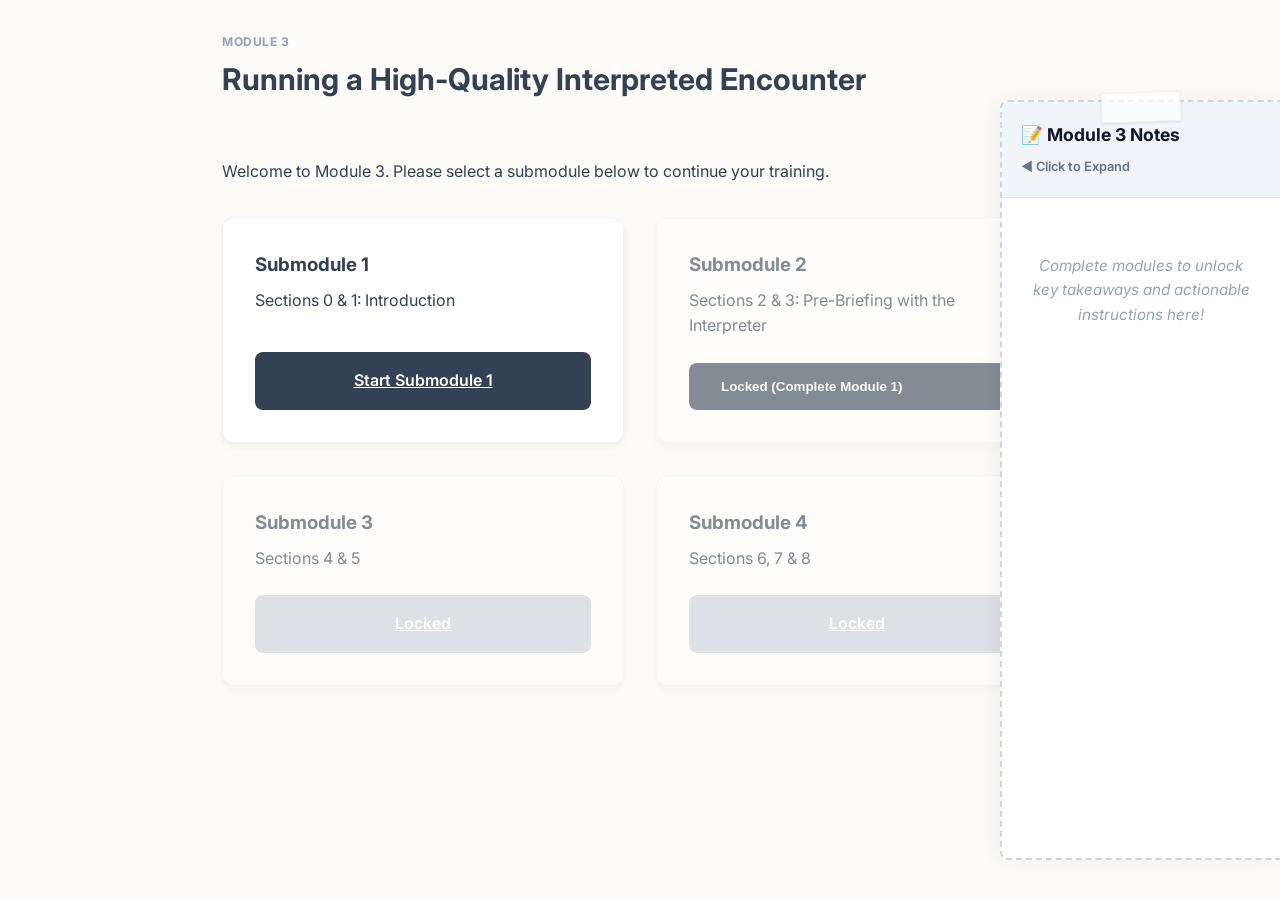
<file: index.html>
<!DOCTYPE html>
<html lang="en">

<head>
    <meta charset="UTF-8">
    <meta name="viewport" content="width=device-width, initial-scale=1.0">
    <title>Module 3: Interpreter Collaboration | Nursing Excellence</title>
    <link rel="stylesheet" href="style.css">
    <link rel="preconnect" href="https://fonts.googleapis.com">
    <link rel="preconnect" href="https://fonts.gstatic.com" crossorigin>
    <link href="https://fonts.googleapis.com/css2?family=Inter:wght@400;600;700;800&display=swap" rel="stylesheet">
    <style>
        .module-grid {
            display: grid;
            grid-template-columns: repeat(auto-fit, minmax(300px, 1fr));
            gap: 2rem;
            margin-top: 2rem;
        }

        .module-card {
            background-color: white;
            border-radius: 12px;
            padding: 2rem;
            box-shadow: 0 4px 6px rgba(0, 0, 0, 0.05);
            border: 1px solid rgba(0, 0, 0, 0.05);
            transition: transform 0.2s, box-shadow 0.2s;
            display: flex;
            flex-direction: column;
        }

        .module-card:hover {
            transform: translateY(-5px);
            box-shadow: 0 10px 15px rgba(0, 0, 0, 0.1);
        }

        .module-card h3 {
            margin-top: 0;
            color: var(--primary-color);
            margin-bottom: 0.5rem;
        }

        .module-card p {
            color: var(--secondary-color);
            margin-bottom: 1.5rem;
            flex-grow: 1;
        }

        .module-card .btn {
            width: 100%;
            text-align: center;
        }

        .module-disabled {
            opacity: 0.6;
            pointer-events: none;
        }
    </style>
</head>

<body>
    <div id="app">
        <header>
            <div>
                <span class="role-label" style="color: var(--accent-color)">Module 3</span>
                <h1>Running a High-Quality Interpreted Encounter</h1>
            </div>
        </header>

        <main>
            <p>Welcome to Module 3. Please select a submodule below to continue your training.</p>

            <div class="module-grid">
                <!-- Submodule 1 (Always unlocked by default) -->
                <div class="module-card" id="submodule1-card">
                    <h3>Submodule 1</h3>
                    <p>Sections 0 & 1: Introduction</p>
                    <div class="action-container">
                        <a href="submodule1.html" class="btn" style="display: block;">Start Submodule 1</a>
                    </div>
                </div>

                <!-- Submodule 2 -->
                <div class="module-card module-disabled" id="submodule2-card">
                    <h3>Submodule 2</h3>
                    <p>Sections 2 & 3: Pre-Briefing with the Interpreter</p>
                    <div class="action-container">
                        <button class="btn btn-outline" disabled>Locked (Complete Module 1)</button>
                    </div>
                </div>

                <!-- Submodule 3 -->
                <div class="module-card module-disabled" id="submodule3-card">
                    <h3>Submodule 3</h3>
                    <p>Sections 4 & 5</p>
                    <div class="action-container">
                        <a href="#" class="btn"
                            style="opacity: 0.5; background: #94a3b8; cursor: not-allowed; display: block;"
                            onclick="return false;">Locked</a>
                    </div>
                </div>

                <!-- Submodule 4 -->
                <div class="module-card module-disabled" id="submodule4-card">
                    <h3>Submodule 4</h3>
                    <p>Sections 6, 7 & 8</p>
                    <div class="action-container">
                        <a href="#" class="btn"
                            style="opacity: 0.5; background: #94a3b8; cursor: not-allowed; display: block;"
                            onclick="return false;">Locked</a>
                    </div>
                </div>
            </div>

            <!-- Global Notes Panel on Hub -->
            <div id="globalNotes" class="notes-panel collapsed"
                style="position: fixed; top: 100px; right: 0; width: 280px; bottom: 40px; background: white; border-left: 2px dashed #cbd5e1; border-top: 2px dashed #cbd5e1; border-bottom: 2px dashed #cbd5e1; border-radius: 8px 0 0 8px; transition: width 0.4s cubic-bezier(0.4, 0, 0.2, 1); display: flex; flex-direction: column; box-shadow: -4px 0 15px rgba(0,0,0,0.05); z-index: 100;">

                <!-- Fake tape -->
                <div
                    style="position: absolute; top: -10px; left: 50%; transform: translateX(-50%) rotate(-2deg); width: 80px; height: 30px; background: rgba(255, 255, 255, 0.7); border: 1px solid rgba(0,0,0,0.05); box-shadow: 0 1px 3px rgba(0,0,0,0.1); z-index: 10; font-size: 0; pointer-events: none;">
                    tape</div>

                <div
                    style="padding: 1.2rem; background: #f1f5f9; border-bottom: 1px solid #e2e8f0; font-weight: bold; display: flex; justify-content: space-between; align-items: center; flex-wrap: wrap; gap: 8px; border-radius: 8px 0 0 0; cursor: pointer;">
                    <span style="font-family: inherit; font-size: 1.1rem; color: #0f172a; white-space: nowrap;">📝
                        Module 3 Notes</span>
                    <span style="font-size: 0.8em; color: #64748b; font-weight: 600; white-space: nowrap;">◀ Click to
                        Expand</span>
                </div>

                <div
                    style="display: flex; flex: 1; overflow: hidden; padding: 1.5rem; gap: 1.5rem; overflow-x: visible;">

                    <!-- Empty State Placeholder -->
                    <div id="emptyNotesMessage"
                        style="color: #94a3b8; font-size: 0.95rem; text-align: center; margin-top: 2rem; width: 100%; font-style: italic; display: none;">
                        Complete modules to unlock key takeaways and actionable instructions here!
                    </div>

                    <!-- Green Content (Hidden until Submodule 1 complete) -->
                    <div class="green-content"
                        style="flex: 0 0 240px; opacity: 0; transition: opacity 0.3s; display: none; flex-direction: column; align-items: center; overflow-y: auto; overflow-x: visible; padding-right: 10px;">
                        <div
                            style="background: rgba(34, 197, 94, 0.1); color: #15803d; padding: 0.3rem 0.8rem; border-radius: 20px; font-weight: 700; font-size: 0.75rem; text-transform: uppercase; letter-spacing: 0.5px; margin-bottom: 1.5rem; border: 1px solid rgba(34, 197, 94, 0.3);">
                            Always Bear in Mind
                        </div>
                        <h4
                            style="color: #16a34a; margin-bottom: 2rem; font-size: 0.95rem; text-transform: uppercase; letter-spacing: 0.5px; border-bottom: 2px solid #16a34a; padding-bottom: 0.2rem;">
                            Communication Triangle</h4>

                        <div class="graphic-container"
                            style="position: relative; width: 100%; height: 260px; min-height: 260px; padding: 20px 0; margin-top: 10px; display: block; overflow: visible;">
                            <svg class="triangle-svg" viewBox="0 0 300 260"
                                style="position: absolute; top: 0; left: 0; transform: none; width: 100%; height: 100%; z-index: 1;">
                                <path d="M150 20 L255 230 L45 230 Z" fill="none" stroke="#16a34a" stroke-width="3"
                                    stroke-dasharray="6,4" />
                            </svg>

                            <div class="node-container rn-node"
                                style="position: absolute; top: -10px; left: 50%; transform: translateX(-50%); z-index: 2; text-align: center;">
                                <div class="node"
                                    style="width: 50px; height: 50px; background: white; border-radius: 50%; border: 2px solid #16a34a; display: flex; align-items: center; justify-content: center; overflow: hidden; cursor: pointer;">
                                    <img src="./assets/nurse.png" style="width: 100%; height: 100%; object-fit: cover;"
                                        alt="RN">
                                </div>
                                <div class="node-text"
                                    style="font-size: 0.85rem; margin-top: 6px; font-weight: 700; color: #16a34a;">RN
                                </div>
                            </div>

                            <div class="node-container int-node"
                                style="position: absolute; bottom: 0; right: 8px; z-index: 2; text-align: center;">
                                <div class="node"
                                    style="width: 50px; height: 50px; background: white; border-radius: 50%; border: 2px solid #16a34a; display: flex; align-items: center; justify-content: center; overflow: hidden; cursor: pointer;">
                                    <img src="./assets/interpreter.png"
                                        style="width: 100%; height: 100%; object-fit: cover;" alt="Interpreter">
                                </div>
                                <div class="node-text"
                                    style="font-size: 0.85rem; margin-top: 6px; font-weight: 700; color: #16a34a;">
                                    Interpreter</div>
                            </div>

                            <div class="node-container pat-node"
                                style="position: absolute; bottom: 0; left: 8px; z-index: 2; text-align: center;">
                                <div class="node"
                                    style="width: 50px; height: 50px; background: white; border-radius: 50%; border: 2px solid #16a34a; display: flex; align-items: center; justify-content: center; overflow: hidden; cursor: pointer;">
                                    <img src="./assets/patient.png"
                                        style="width: 100%; height: 100%; object-fit: cover;" alt="Patient">
                                </div>
                                <div class="node-text"
                                    style="font-size: 0.85rem; margin-top: 6px; font-weight: 700; color: #16a34a;">
                                    Patient</div>
                            </div>
                        </div>

                        <div style="margin-top: 1.5rem; width: 100%; text-align: left;">
                            <h5
                                style="color: #16a34a; margin-bottom: 0.5rem; font-size: 0.85rem; text-transform: uppercase; letter-spacing: 0.5px; border-bottom: 1px dotted #16a34a; padding-bottom: 0.2rem;">
                                Interpreting Methods</h5>
                            <ul
                                style="padding-left: 1.2rem; font-size: 0.85rem; line-height: 1.4; color: #166534; margin-top: 0.5rem;">
                                <li class="hover-note-line" style="margin-bottom: 0.4rem;">
                                    <span>Turn-taking with the interpreter</span>
                                    <button class="add-note-btn" title="Add note">+</button>
                                    <textarea class="inline-user-note hidden" id="userNoteGreen-1"
                                        placeholder="Add personal note..."></textarea>
                                </li>
                                <li class="hover-note-line" style="margin-bottom: 0.4rem;">
                                    <span>Looking at the patient</span>
                                    <button class="add-note-btn" title="Add note">+</button>
                                    <textarea class="inline-user-note hidden" id="userNoteGreen-2"
                                        placeholder="Add personal note..."></textarea>
                                </li>
                            </ul>
                        </div>
                    </div>

                    <!-- Blue Content (Hidden until Submodule 2: Step 2) -->
                    <div class="blue-content"
                        style="flex: 1; opacity: 0; transition: opacity 0.3s; color: #1e3a8a; display: none; flex-direction: column; justify-content: flex-start; border-left: 1px solid #dbeafe; padding-left: 1.5rem; min-width: 320px; overflow-y: auto; padding-right: 10px;">

                        <div
                            style="align-self: flex-start; background: rgba(30, 58, 138, 0.1); color: #1e40af; padding: 0.3rem 0.8rem; border-radius: 20px; font-weight: 700; font-size: 0.75rem; text-transform: uppercase; letter-spacing: 0.5px; margin-bottom: 1.5rem; border: 1px solid rgba(30, 58, 138, 0.3);">
                            Only Follow at Actions
                        </div>
                    <div id="note-sec1-step1" style="display: none; margin-bottom: 1.5rem; opacity: 0; transition: opacity 0.5s ease-in;">
                        <h4 style="color: #1e3a8a; margin-bottom: 1rem; font-size: 1.15rem; border-bottom: 2px solid #dbeafe; padding-bottom: 0.6rem;">
                            Planning a Session
                        </h4>
                        <div class="hover-note-line" style="margin-bottom: 0.2rem;">
                            <p style="color: #1e3a8a; font-size: 1rem; line-height: 1.5; font-weight: 500; margin: 0;">
                                A successful planning of an interpreted session should cover:
                            </p>
                            <button class="add-note-btn" title="Add note">+</button>
                            <textarea class="inline-user-note hidden" id="userNotePlan-1" placeholder="Add personal note..."></textarea>
                        </div>

                        <ul style="margin-top: 0.5rem; padding-left: 1.4rem; font-size: 0.95rem; line-height: 1.6; font-weight: 500; color: #1e3a8a;">
                            <li class="hover-note-line" style="margin-bottom: 0.4rem;">
                                <span><strong>Session Context:</strong> Reason for the visit and medical history.</span>
                                <button class="add-note-btn" title="Add note">+</button>
                                <textarea class="inline-user-note hidden" id="userNotePlan-2" placeholder="Add personal note..."></textarea>
                            </li>
                            <li class="hover-note-line" style="margin-bottom: 0.4rem;">
                                <span><strong>Logistics:</strong> Modality (in-person, video, phone) and room setup.</span>
                                <button class="add-note-btn" title="Add note">+</button>
                                <textarea class="inline-user-note hidden" id="userNotePlan-3" placeholder="Add personal note..."></textarea>
                            </li>
                            <li class="hover-note-line" style="margin-bottom: 0.4rem;">
                                <span><strong>Roles & Expectations:</strong> Clarifying how the encounter will be patterned.</span>
                                <button class="add-note-btn" title="Add note">+</button>
                                <textarea class="inline-user-note hidden" id="userNotePlan-4" placeholder="Add personal note..."></textarea>
                            </li>
                        </ul>
                    </div>

                    <div id="note-sec2-step3" style="display: none; opacity: 0; transition: opacity 0.5s ease-in;">


                        <h4
                            style="color: #1e3a8a; margin-bottom: 1rem; font-size: 1.15rem; border-bottom: 2px solid #dbeafe; padding-bottom: 0.6rem;">
                            Pre-briefing</h4>
                        <div class="hover-note-line" style="margin-bottom: 0.2rem;">
                            <p style="color: #1e3a8a; font-size: 1rem; line-height: 1.5; font-weight: 500; margin: 0;">
                                A successful pre-briefing with interpreters should cover:
                            </p>
                            <button class="add-note-btn" title="Add note">+</button>
                            <textarea class="inline-user-note hidden" id="userNote-1"
                                placeholder="Add personal note..."></textarea>
                        </div>

                        <ul
                            style="margin-top: 0.5rem; padding-left: 1.4rem; font-size: 0.95rem; line-height: 1.6; font-weight: 500; color: #1e3a8a;">
                            <li class="hover-note-line" style="margin-bottom: 0.4rem;">
                                <span><strong>Goal:</strong> The primary purpose of the interaction.</span>
                                <button class="add-note-btn" title="Add note">+</button>
                                <textarea class="inline-user-note hidden" id="userNote-2"
                                    placeholder="Add personal note..."></textarea>
                            </li>
                            <li class="hover-note-line" style="margin-bottom: 0.4rem;">
                                <span><strong>Jargon info:</strong> Expected medical terms to clarify.</span>
                                <button class="add-note-btn" title="Add note">+</button>
                                <textarea class="inline-user-note hidden" id="userNote-3"
                                    placeholder="Add personal note..."></textarea>
                            </li>
                            <li class="hover-note-line" style="margin-bottom: 0.4rem;">
                                <span><strong>Patient risk:</strong> Mental state and health literacy.</span>
                                <button class="add-note-btn" title="Add note">+</button>
                                <textarea class="inline-user-note hidden" id="userNote-4"
                                    placeholder="Add personal note..."></textarea>
                            </li>
                            <li class="hover-note-line" style="margin-bottom: 0.4rem;">
                                <span><strong>Culture question:</strong> Inviting interpreter insights on
                                    culture.</span>
                                <button class="add-note-btn" title="Add note">+</button>
                                <textarea class="inline-user-note hidden" id="userNote-5"
                                    placeholder="Add personal note..."></textarea>
                            </li>
                            <li class="hover-note-line" style="margin-bottom: 0.4rem;">
                                <span><strong>Turn-taking rule:</strong> Short, one-sentence pacing.</span>
                                <button class="add-note-btn" title="Add note">+</button>
                                <textarea class="inline-user-note hidden" id="userNote-6"
                                    placeholder="Add personal note..."></textarea>
                            </li>
                        </ul>

                                                </div>

                        <div
                            style="margin-top: 1.5rem; background: #eff6ff; padding: 1.2rem; border-radius: 8px; border: 1px solid #bfdbfe; position: relative;">
                            <span
                                style="position: absolute; top: -10px; left: 15px; background: #eff6ff; padding: 0 8px; font-size: 0.75rem; text-transform: uppercase; font-weight: 700; color: #1e3a8a; border: 1px solid #bfdbfe; border-radius: 10px;">AI
                                Personalized Feedback</span>
                            <p id="notesFeedback"
                                style="font-size: 0.95rem; color: #172554; margin: 0; font-style: italic;">
                                "Excellent identification of key terms! Keep in mind to also establish explicit
                                turn-taking rules upfront to ensure a smooth flow."
                            </p>
                        </div>

                        <div id="sec3PatientNotes"
                            style="display: none; margin-top: 1.5rem; opacity: 0; transition: opacity 0.5s ease-in;">
                            <h4
                                style="color: #1e3a8a; margin-bottom: 1rem; font-size: 1.15rem; border-bottom: 2px solid #dbeafe; padding-bottom: 0.6rem;">
                                Pre-briefing with the patient
                            </h4>
                            <div class="hover-note-line" style="margin-bottom: 0.2rem;">
                                <p
                                    style="color: #1e3a8a; font-size: 1rem; line-height: 1.5; font-weight: 500; margin: 0;">
                                    Good pre-briefing with the patient should FIRST confirm the interpretation method
                                    and
                                    devices usage:
                                </p>
                                <button class="add-note-btn" title="Add note">+</button>
                                <textarea class="inline-user-note hidden" id="userNotePat-1"
                                    placeholder="Add personal note..."></textarea>
                            </div>

                            <ul
                                style="margin-top: 0.5rem; padding-left: 1.4rem; font-size: 0.95rem; line-height: 1.6; font-weight: 500; color: #1e3a8a;">
                                <li class="hover-note-line" style="margin-bottom: 0.4rem;">
                                    <span><strong>Interpretation:</strong> Introduce names of the nurse and the
                                        interpreter.</span>
                                    <button class="add-note-btn" title="Add note">+</button>
                                    <textarea class="inline-user-note hidden" id="userNotePat-2"
                                        placeholder="Add personal note..."></textarea>
                                </li>
                                <li class="hover-note-line" style="margin-bottom: 0.4rem;">
                                    <span><strong>Turn-taking rules:</strong> Keep sentences short and pause for
                                        interpreting.</span>
                                    <button class="add-note-btn" title="Add note">+</button>
                                    <textarea class="inline-user-note hidden" id="userNotePat-3"
                                        placeholder="Add personal note..."></textarea>
                                </li>
                                <li class="hover-note-line" style="margin-bottom: 0.4rem;">
                                    <span><strong>Devices usage:</strong> Explain how to use the devices to listen and
                                        speak.</span>
                                    <button class="add-note-btn" title="Add note">+</button>
                                    <textarea class="inline-user-note hidden" id="userNotePat-4"
                                        placeholder="Add personal note..."></textarea>
                                </li>
                            </ul>

                            <div id="sec3PatientNotesSuggestion"
                                style="display: none; margin-top: 1.5rem; background: #eff6ff; padding: 1.2rem; border-radius: 8px; border: 1px solid #bfdbfe; position: relative;">
                                <span
                                    style="position: absolute; top: -10px; left: 15px; background: #eff6ff; padding: 0 8px; font-size: 0.75rem; text-transform: uppercase; font-weight: 700; color: #1e3a8a; border: 1px solid #bfdbfe; border-radius: 10px;">AI
                                    Personalized Feedback</span>
                                <p id="sec3PatientNotesFeedbackText"
                                    style="font-size: 0.95rem; color: #172554; margin: 0; font-style: italic;">
                                </p>
                            </div>
                        </div>
                    </div>
                </div>
            </div>
    </div>

    </main>
    </div>
    <script>
        // Check the local persistent state to see how far the user has unlocked the training
        document.addEventListener('DOMContentLoaded', () => {
            let progress = parseInt(localStorage.getItem('module3_unlockLevel') || '1');

            // Logic to unlock Submodule 2
            if (progress >= 2) {
                const card2 = document.getElementById('submodule2-card');
                card2.classList.remove('module-disabled');
                card2.querySelector('.action-container').innerHTML = '<a href="submodule2.html" class="btn" style="display: block;">Start Submodule 2</a>';
            }

            // Logic to unlock Submodule 3
            if (progress >= 3) {
                const card3 = document.getElementById('submodule3-card');
                card3.classList.remove('module-disabled');
                card3.querySelector('.action-container').innerHTML = '<a href="submodule3.html" class="btn" style="display: block;">Start Submodule 3</a>';
            }

            // Logic to unlock Submodule 4
            if (progress >= 4) {
                const card4 = document.getElementById('submodule4-card');
                card4.classList.remove('module-disabled');
                card4.querySelector('.action-container').innerHTML = '<a href="submodule4.html" class="btn" style="display: block;">Start Submodule 4</a>';
            }
        });
    </script>
    <script src="./shared.js"></script>
</body>

</html>
</file>
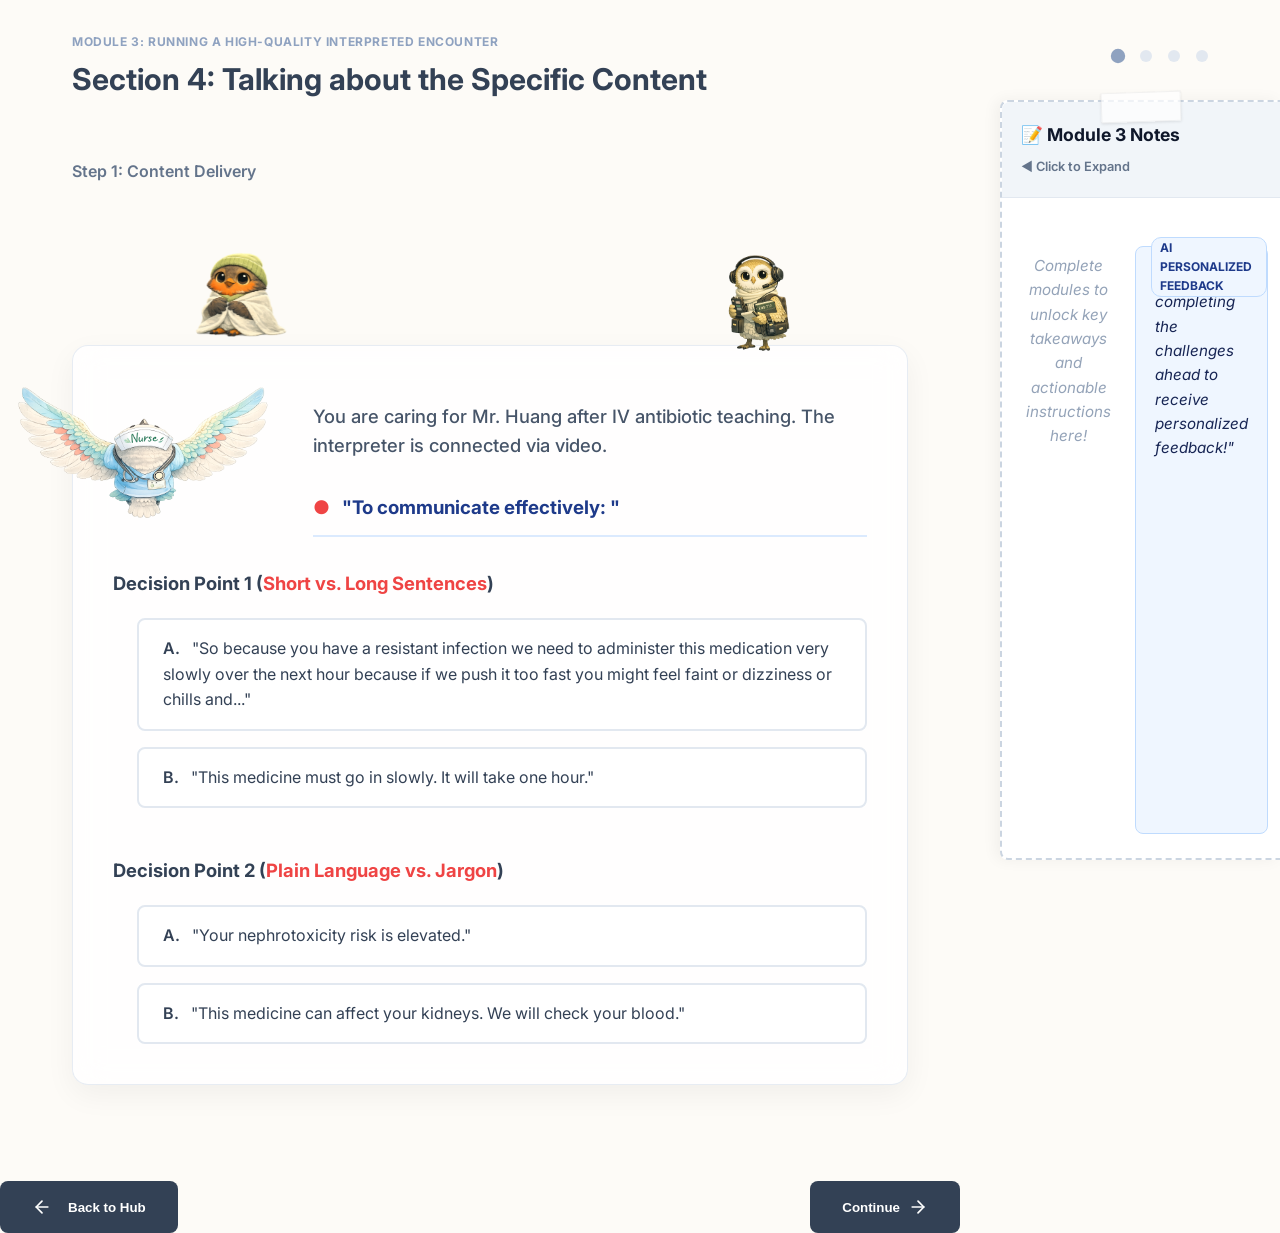
<file: submodule3.html>
<!DOCTYPE html>
<html lang="en">

<head>
    <meta charset="UTF-8">
    <meta name="viewport" content="width=device-width, initial-scale=1.0">
    <title>Section 4: Talking about the Specific Content | Module 3</title>
    <link rel="stylesheet" href="style.css">
    <link rel="preconnect" href="https://fonts.googleapis.com">
    <link rel="preconnect" href="https://fonts.gstatic.com" crossorigin>
    <link href="https://fonts.googleapis.com/css2?family=Inter:wght@400;600;700;800&display=swap" rel="stylesheet">
</head>

<body>
    <div id="app" style="max-width: 1200px;">
        <header>
            <div>
                <span class="role-label" style="color: var(--accent-color)">Module 3: Running a High-Quality Interpreted
                    Encounter</span>
                <h1 id="sectionTitle">Section 4: Talking about the Specific Content</h1>
            </div>
            <div class="step-indicator" id="stepIndicator">
                <div class="step-dot active"></div>
                <div class="step-dot"></div>
                <div class="step-dot"></div>
                <div class="step-dot"></div>
            </div>
        </header>

        <main id="mainContent" style="padding-right: 300px;">
            <!-- Content will be injected by main.js -->
        </main>

        <!-- Global Notes Panel -->
        <div id="globalNotes" class="notes-panel collapsed"
            style="position: fixed; top: 100px; right: 0; width: 280px; bottom: 40px; background: white; border-left: 2px dashed #cbd5e1; border-top: 2px dashed #cbd5e1; border-bottom: 2px dashed #cbd5e1; border-radius: 8px 0 0 8px; transition: width 0.4s cubic-bezier(0.4, 0, 0.2, 1); display: flex; flex-direction: column; box-shadow: -4px 0 15px rgba(0,0,0,0.05); z-index: 100;">

            <!-- Fake tape -->
            <div
                style="position: absolute; top: -10px; left: 50%; transform: translateX(-50%) rotate(-2deg); width: 80px; height: 30px; background: rgba(255, 255, 255, 0.7); border: 1px solid rgba(0,0,0,0.05); box-shadow: 0 1px 3px rgba(0,0,0,0.1); z-index: 10; font-size: 0; pointer-events: none;">
                tape</div>

            <div id="notesHeader"
                style="padding: 1.2rem; background: #f1f5f9; border-bottom: 1px solid #e2e8f0; font-weight: bold; display: flex; justify-content: space-between; align-items: center; flex-wrap: wrap; gap: 8px; border-radius: 8px 0 0 0; cursor: pointer;">
                <span style="font-family: inherit; font-size: 1.1rem; color: #0f172a; white-space: nowrap;">📝 Module 3
                    Notes</span>
                <span id="notesToggleIcon"
                    style="font-size: 0.8em; color: #64748b; font-weight: 600; white-space: nowrap;">◀ Click to
                    Expand</span>
            </div>

            <div style="display: flex; flex: 1; overflow: hidden; padding: 1.5rem; gap: 1.5rem; overflow-x: visible;">

                <!-- Empty State Placeholder -->
                <div id="emptyNotesMessage"
                    style="color: #94a3b8; font-size: 0.95rem; text-align: center; margin-top: 2rem; width: 100%; font-style: italic; display: none;">
                    Complete modules to unlock key takeaways and actionable instructions here!
                </div>

                <!-- Green Content (Always Visible) -->
                <div class="green-content"
                    style="flex: 0 0 240px; display: flex; flex-direction: column; align-items: center; overflow-y: auto; overflow-x: visible; padding-right: 10px;">
                    <div
                        style="background: rgba(34, 197, 94, 0.1); color: #15803d; padding: 0.3rem 0.8rem; border-radius: 20px; font-weight: 700; font-size: 0.75rem; text-transform: uppercase; letter-spacing: 0.5px; margin-bottom: 1.5rem; border: 1px solid rgba(34, 197, 94, 0.3);">
                        Always Bear in Mind
                    </div>
                    <h4
                        style="color: #16a34a; margin-bottom: 2rem; font-size: 0.95rem; text-transform: uppercase; letter-spacing: 0.5px; border-bottom: 2px solid #16a34a; padding-bottom: 0.2rem;">
                        Communication Triangle</h4>

                    <div class="graphic-container"
                        style="position: relative; width: 100%; height: 260px; min-height: 260px; padding: 20px 0; margin-top: 10px; display: block; overflow: visible;">
                        <svg class="triangle-svg" viewBox="0 0 300 260"
                            style="position: absolute; top: 0; left: 0; transform: none; width: 100%; height: 100%; z-index: 1;">
                            <path d="M150 20 L255 230 L45 230 Z" fill="none" stroke="#16a34a" stroke-width="3"
                                stroke-dasharray="6,4" />
                        </svg>

                        <div class="node-container rn-node"
                            style="position: absolute; top: -10px; left: 50%; transform: translateX(-50%); z-index: 2; text-align: center;">
                            <div class="node"
                                style="width: 50px; height: 50px; background: white; border-radius: 50%; border: 2px solid #16a34a; display: flex; align-items: center; justify-content: center; overflow: hidden;">
                                <img src="./assets/nurse.png" style="width: 100%; height: 100%; object-fit: cover;"
                                    alt="RN">
                            </div>
                            <div class="node-text"
                                style="font-size: 0.85rem; margin-top: 6px; font-weight: 700; color: #16a34a;">RN</div>
                        </div>

                        <div class="node-container int-node"
                            style="position: absolute; bottom: 0; right: 8px; z-index: 2; text-align: center;">
                            <div class="node"
                                style="width: 50px; height: 50px; background: white; border-radius: 50%; border: 2px solid #16a34a; display: flex; align-items: center; justify-content: center; overflow: hidden;">
                                <img src="./assets/interpreter.png"
                                    style="width: 100%; height: 100%; object-fit: cover;" alt="Interpreter">
                            </div>
                            <div class="node-text"
                                style="font-size: 0.85rem; margin-top: 6px; font-weight: 700; color: #16a34a;">
                                Interpreter</div>
                        </div>

                        <div class="node-container pat-node"
                            style="position: absolute; bottom: 0; left: 8px; z-index: 2; text-align: center;">
                            <div class="node"
                                style="width: 50px; height: 50px; background: white; border-radius: 50%; border: 2px solid #16a34a; display: flex; align-items: center; justify-content: center; overflow: hidden;">
                                <img src="./assets/patient.png" style="width: 100%; height: 100%; object-fit: cover;"
                                    alt="Patient">
                            </div>
                            <div class="node-text"
                                style="font-size: 0.85rem; margin-top: 6px; font-weight: 700; color: #16a34a;">Patient
                            </div>
                        </div>
                    </div>

                    <div style="margin-top: 1.5rem; width: 100%; text-align: left;">
                        <h5
                            style="color: #16a34a; margin-bottom: 0.5rem; font-size: 0.85rem; text-transform: uppercase; letter-spacing: 0.5px; border-bottom: 1px dotted #16a34a; padding-bottom: 0.2rem;">
                            Interpreting Methods</h5>
                        <ul
                            style="padding-left: 1.2rem; font-size: 0.85rem; line-height: 1.4; color: #166534; margin-top: 0.5rem;">
                            <li class="hover-note-line" style="margin-bottom: 0.4rem;">
                                <span>Turn-taking with the interpreter</span>
                                <button class="add-note-btn" title="Add note">+</button>
                                <textarea class="inline-user-note hidden" id="userNoteGreen-1"
                                    placeholder="Add personal note..."></textarea>
                            </li>
                            <li class="hover-note-line" style="margin-bottom: 0.4rem;">
                                <span>Looking at the patient</span>
                                <button class="add-note-btn" title="Add note">+</button>
                                <textarea class="inline-user-note hidden" id="userNoteGreen-2"
                                    placeholder="Add personal note..."></textarea>
                            </li>
                        </ul>
                    </div>
                </div>

                <!-- Blue Content (Hidden when collapsed) -->
                <div class="blue-content"
                    style="flex: 1; opacity: 0; transition: opacity 0.3s; color: #1e3a8a; display: flex; flex-direction: column; justify-content: flex-start; border-left: 1px solid #dbeafe; padding-left: 1.5rem; min-width: 320px; overflow-y: auto; padding-right: 10px;">

                    <div
                        style="align-self: flex-start; background: rgba(30, 58, 138, 0.1); color: #1e40af; padding: 0.3rem 0.8rem; border-radius: 20px; font-weight: 700; font-size: 0.75rem; text-transform: uppercase; letter-spacing: 0.5px; margin-bottom: 1.5rem; border: 1px solid rgba(30, 58, 138, 0.3);">
                        Only Follow at Actions
                    </div>

                    <h4
                        style="color: #1e3a8a; margin-bottom: 1rem; font-size: 1.15rem; border-bottom: 2px solid #dbeafe; padding-bottom: 0.6rem;">
                        Pre-briefing with interpreters</h4>
                    <div class="hover-note-line" style="margin-bottom: 0.2rem;">
                        <p style="color: #1e3a8a; font-size: 1rem; line-height: 1.5; font-weight: 500; margin: 0;">
                            A successful pre-briefing with interpreters should cover:
                        </p>
                        <button class="add-note-btn" title="Add note">+</button>
                        <textarea class="inline-user-note hidden" id="userNote-1"
                            placeholder="Add personal note..."></textarea>
                    </div>

                    <ul
                        style="margin-top: 0.5rem; padding-left: 1.4rem; font-size: 0.95rem; line-height: 1.6; font-weight: 500; color: #1e3a8a;">
                        <li class="hover-note-line" style="margin-bottom: 0.4rem;">
                            <span><strong>Goal:</strong> The primary purpose of the interaction.</span>
                            <button class="add-note-btn" title="Add note">+</button>
                            <textarea class="inline-user-note hidden" id="userNote-2"
                                placeholder="Add personal note..."></textarea>
                        </li>
                        <li class="hover-note-line" style="margin-bottom: 0.4rem;">
                            <span><strong>Jargon info:</strong> Expected medical terms to clarify.</span>
                            <button class="add-note-btn" title="Add note">+</button>
                            <textarea class="inline-user-note hidden" id="userNote-3"
                                placeholder="Add personal note..."></textarea>
                        </li>
                        <li class="hover-note-line" style="margin-bottom: 0.4rem;">
                            <span><strong>Patient risk:</strong> Mental state and health literacy.</span>
                            <button class="add-note-btn" title="Add note">+</button>
                            <textarea class="inline-user-note hidden" id="userNote-4"
                                placeholder="Add personal note..."></textarea>
                        </li>
                        <li class="hover-note-line" style="margin-bottom: 0.4rem;">
                            <span><strong>Culture question:</strong> Inviting interpreter insights on culture.</span>
                            <button class="add-note-btn" title="Add note">+</button>
                            <textarea class="inline-user-note hidden" id="userNote-5"
                                placeholder="Add personal note..."></textarea>
                        </li>
                        <li class="hover-note-line" style="margin-bottom: 0.4rem;">
                            <span><strong>Turn-taking rule:</strong> Short, one-sentence pacing.</span>
                            <button class="add-note-btn" title="Add note">+</button>
                            <textarea class="inline-user-note hidden" id="userNote-6"
                                placeholder="Add personal note..."></textarea>
                        </li>
                    </ul>

                </div>

                <div
                    style="margin-top: 1.5rem; background: #eff6ff; padding: 1.2rem; border-radius: 8px; border: 1px solid #bfdbfe; position: relative;">
                    <span
                        style="position: absolute; top: -10px; left: 15px; background: #eff6ff; padding: 0 8px; font-size: 0.75rem; text-transform: uppercase; font-weight: 700; color: #1e3a8a; border: 1px solid #bfdbfe; border-radius: 10px;">AI
                        Personalized Feedback</span>
                    <p id="notesFeedback" style="font-size: 0.95rem; color: #172554; margin: 0; font-style: italic;">
                        "Try completing the challenges ahead to receive personalized feedback!"
                    </p>
                </div>

                <div id="sec3PatientNotes"
                    style="display: none; margin-top: 1.5rem; opacity: 0; transition: opacity 0.5s ease-in;">
                    <h4
                        style="color: #1e3a8a; margin-bottom: 1rem; font-size: 1.15rem; border-bottom: 2px solid #dbeafe; padding-bottom: 0.6rem;">
                        Pre-briefing with the patient
                    </h4>
                    <div class="hover-note-line" style="margin-bottom: 0.2rem;">
                        <p style="color: #1e3a8a; font-size: 1rem; line-height: 1.5; font-weight: 500; margin: 0;">
                            Good pre-briefing with the patient should FIRST confirm the interpretation method and
                            devices usage:
                        </p>
                        <button class="add-note-btn" title="Add note">+</button>
                        <textarea class="inline-user-note hidden" id="userNotePat-1"
                            placeholder="Add personal note..."></textarea>
                    </div>

                    <ul
                        style="margin-top: 0.5rem; padding-left: 1.4rem; font-size: 0.95rem; line-height: 1.6; font-weight: 500; color: #1e3a8a;">
                        <li class="hover-note-line" style="margin-bottom: 0.4rem;">
                            <span><strong>Interpretation:</strong> Introduce names of the nurse and the
                                interpreter.</span>
                            <button class="add-note-btn" title="Add note">+</button>
                            <textarea class="inline-user-note hidden" id="userNotePat-2"
                                placeholder="Add personal note..."></textarea>
                        </li>
                        <li class="hover-note-line" style="margin-bottom: 0.4rem;">
                            <span><strong>Turn-taking rules:</strong> Keep sentences short and pause for
                                interpreting.</span>
                            <button class="add-note-btn" title="Add note">+</button>
                            <textarea class="inline-user-note hidden" id="userNotePat-3"
                                placeholder="Add personal note..."></textarea>
                        </li>
                        <li class="hover-note-line" style="margin-bottom: 0.4rem;">
                            <span><strong>Devices usage:</strong> Explain how to use the devices to listen and
                                speak.</span>
                            <button class="add-note-btn" title="Add note">+</button>
                            <textarea class="inline-user-note hidden" id="userNotePat-4"
                                placeholder="Add personal note..."></textarea>
                        </li>
                    </ul>
                    <div id="sec3PatientNotesSuggestion"
                        style="display: none; margin-top: 1.5rem; background: #eff6ff; padding: 1.2rem; border-radius: 8px; border: 1px solid #bfdbfe; position: relative;">
                        <span
                            style="position: absolute; top: -10px; left: 15px; background: #eff6ff; padding: 0 8px; font-size: 0.75rem; text-transform: uppercase; font-weight: 700; color: #1e3a8a; border: 1px solid #bfdbfe; border-radius: 10px;">AI
                            Personalized Feedback</span>
                        <p id="sec3PatientNotesFeedbackText"
                            style="font-size: 0.95rem; color: #172554; margin: 0; font-style: italic;">
                        </p>
                    </div>
                </div>
            </div>

        </div>
    </div>

    <footer
        style="margin-top: auto; padding-top: 2rem; display: flex; justify-content: space-between; padding-right: 320px;">
        <div id="navLeft"></div>
        <div id="navRight">
            <button class="btn" id="nextBtn">Continue <svg width="20" height="20" viewBox="0 0 24 24" fill="none"
                    stroke="currentColor" stroke-width="2" stroke-linecap="round" stroke-linejoin="round">
                    <line x1="5" y1="12" x2="19" y2="12"></line>
                    <polyline points="12 5 19 12 12 19"></polyline>
                </svg></button>
        </div>
    </footer>
    </div>
    <script src="./shared.js"></script>
    <script src="./submodule3.js"></script>
</body>

</html>
</file>
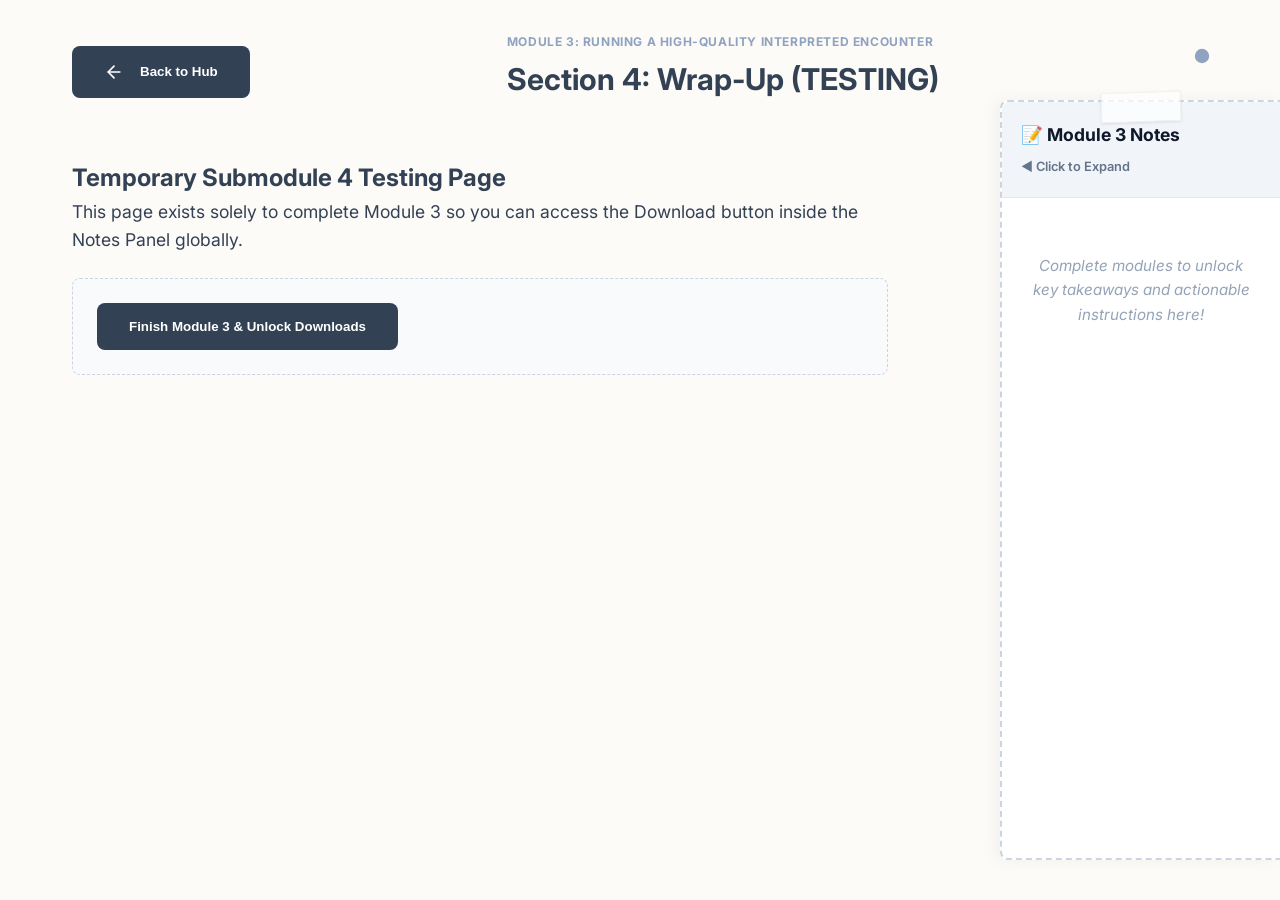
<file: submodule4.html>
<!DOCTYPE html>
<html lang="en">

<head>
    <meta charset="UTF-8">
    <meta name="viewport" content="width=device-width, initial-scale=1.0">
    <title>Section 4: Wrap-Up | Module 3</title>
    <link rel="stylesheet" href="style.css">
    <link rel="preconnect" href="https://fonts.googleapis.com">
    <link rel="preconnect" href="https://fonts.gstatic.com" crossorigin>
    <link href="https://fonts.googleapis.com/css2?family=Inter:wght@400;600;700;800&display=swap" rel="stylesheet">
    <style>
        .completion-banner {
            background: rgba(34, 197, 94, 0.1);
            border: 1px solid rgba(34, 197, 94, 0.3);
            border-radius: 12px;
            padding: 2rem;
            text-align: center;
            margin-top: 2rem;
            display: none;
        }
    </style>
</head>

<body>
    <div id="app" style="max-width: 1200px;">
        <header>
            <div id="navLeft"></div>
            <div>
                <span class="role-label" style="color: var(--accent-color)">Module 3: Running a High-Quality Interpreted
                    Encounter</span>
                <h1>Section 4: Wrap-Up (TESTING)</h1>
            </div>
            <div class="step-indicator" id="stepIndicator">
                <div class="step-dot active"></div>
            </div>
        </header>

        <main id="mainContent" style="padding-right: 320px;">
            <div class="card" style="margin-bottom: 2rem;">
                <h2 style="color: var(--primary-color); margin-top: 0;">Temporary Submodule 4 Testing Page</h2>
                <p style="font-size: 1.1rem; line-height: 1.6; color: var(--secondary-color);">
                    This page exists solely to complete Module 3 so you can access the Download button inside the Notes
                    Panel globally.
                </p>
                <div
                    style="background: #f8fafc; border: 1px dashed #cbd5e1; padding: 1.5rem; border-radius: 8px; margin-top: 1.5rem;">
                    <button class="btn" onclick="completeSubmodule4()">Finish Module 3 & Unlock Downloads</button>
                    <p id="successTxt" style="color: #16a34a; font-weight: bold; margin-top: 1rem; display: none;">
                        Module 3 Completed! Check the Notes Panel.</p>
                </div>
            </div>
        </main>

        <!-- Global Notes Panel (Hidden inherently until unlocked) -->
        <div id="globalNotes" class="notes-panel collapsed"
            style="position: fixed; top: 100px; right: 0; width: 280px; bottom: 40px; background: white; border-left: 2px dashed #cbd5e1; border-top: 2px dashed #cbd5e1; border-bottom: 2px dashed #cbd5e1; border-radius: 8px 0 0 8px; transition: width 0.4s cubic-bezier(0.4, 0, 0.2, 1); display: flex; flex-direction: column; box-shadow: -4px 0 15px rgba(0,0,0,0.05); z-index: 100;">

            <!-- Fake tape -->
            <div
                style="position: absolute; top: -10px; left: 50%; transform: translateX(-50%) rotate(-2deg); width: 80px; height: 30px; background: rgba(255, 255, 255, 0.7); border: 1px solid rgba(0,0,0,0.05); box-shadow: 0 1px 3px rgba(0,0,0,0.1); z-index: 10; font-size: 0; pointer-events: none;">
                tape</div>

            <div id="notesHeader"
                style="padding: 1.2rem; background: #f1f5f9; border-bottom: 1px solid #e2e8f0; font-weight: bold; display: flex; justify-content: space-between; align-items: center; flex-wrap: wrap; gap: 8px; border-radius: 8px 0 0 0; cursor: pointer;">
                <span style="font-family: inherit; font-size: 1.1rem; color: #0f172a; white-space: nowrap;">📝 Module 3
                    Notes</span>
                <span id="notesToggleIcon"
                    style="font-size: 0.8em; color: #64748b; font-weight: 600; white-space: nowrap;">◀ Click to
                    Expand</span>
            </div>

            <div class="notes-content"
                style="display: flex; flex: 1; overflow: hidden; padding: 1.5rem; gap: 1.5rem; overflow-x: visible;">

                <!-- Empty State Placeholder -->
                <div id="emptyNotesMessage"
                    style="color: #94a3b8; font-size: 0.95rem; text-align: center; margin-top: 2rem; width: 100%; font-style: italic; display: none;">
                    Complete modules to unlock key takeaways and actionable instructions here!
                </div>

                <!-- Green Content -->
                <div class="green-content"
                    style="flex: 0 0 240px; display: none; flex-direction: column; align-items: center; overflow-y: auto; overflow-x: visible; padding-right: 10px;">
                    <div
                        style="background: rgba(34, 197, 94, 0.1); color: #15803d; padding: 0.3rem 0.8rem; border-radius: 20px; font-weight: 700; font-size: 0.75rem; text-transform: uppercase; letter-spacing: 0.5px; margin-bottom: 1.5rem; border: 1px solid rgba(34, 197, 94, 0.3);">
                        Always Bear in Mind
                    </div>
                    <h4
                        style="color: #16a34a; margin-bottom: 2rem; font-size: 0.95rem; text-transform: uppercase; letter-spacing: 0.5px; border-bottom: 2px solid #16a34a; padding-bottom: 0.2rem;">
                        Communication Triangle</h4>

                    <div class="graphic-container"
                        style="position: relative; width: 100%; height: 260px; min-height: 260px; padding: 20px 0; margin-top: 10px; display: block; overflow: visible;">
                        <svg class="triangle-svg" viewBox="0 0 300 260"
                            style="position: absolute; top: 0; left: 0; transform: none; width: 100%; height: 100%; z-index: 1;">
                            <path d="M150 20 L255 230 L45 230 Z" fill="none" stroke="#16a34a" stroke-width="3"
                                stroke-dasharray="6,4" />
                        </svg>

                        <div class="node-container rn-node"
                            style="position: absolute; top: -10px; left: 50%; transform: translateX(-50%); z-index: 2; text-align: center;">
                            <div class="node"
                                style="width: 50px; height: 50px; background: white; border-radius: 50%; border: 2px solid #16a34a; display: flex; align-items: center; justify-content: center; overflow: hidden; cursor: pointer;">
                                <img src="./assets/nurse.png" style="width: 100%; height: 100%; object-fit: cover;"
                                    alt="RN">
                            </div>
                            <div class="node-text"
                                style="font-size: 0.85rem; margin-top: 6px; font-weight: 700; color: #16a34a;">RN</div>
                        </div>

                        <div class="node-container int-node"
                            style="position: absolute; bottom: 0; right: 8px; z-index: 2; text-align: center;">
                            <div class="node"
                                style="width: 50px; height: 50px; background: white; border-radius: 50%; border: 2px solid #16a34a; display: flex; align-items: center; justify-content: center; overflow: hidden; cursor: pointer;">
                                <img src="./assets/interpreter.png"
                                    style="width: 100%; height: 100%; object-fit: cover;" alt="Interpreter">
                            </div>
                            <div class="node-text"
                                style="font-size: 0.85rem; margin-top: 6px; font-weight: 700; color: #16a34a;">
                                Interpreter</div>
                        </div>

                        <div class="node-container pat-node"
                            style="position: absolute; bottom: 0; left: 8px; z-index: 2; text-align: center;">
                            <div class="node"
                                style="width: 50px; height: 50px; background: white; border-radius: 50%; border: 2px solid #16a34a; display: flex; align-items: center; justify-content: center; overflow: hidden; cursor: pointer;">
                                <img src="./assets/patient.png" style="width: 100%; height: 100%; object-fit: cover;"
                                    alt="Patient">
                            </div>
                            <div class="node-text"
                                style="font-size: 0.85rem; margin-top: 6px; font-weight: 700; color: #16a34a;">Patient
                            </div>
                        </div>
                    </div>

                    <div style="margin-top: 1.5rem; width: 100%; text-align: left;">
                        <h5
                            style="color: #16a34a; margin-bottom: 0.5rem; font-size: 0.85rem; text-transform: uppercase; letter-spacing: 0.5px; border-bottom: 1px dotted #16a34a; padding-bottom: 0.2rem;">
                            Interpreting Methods</h5>
                        <ul
                            style="padding-left: 1.2rem; font-size: 0.85rem; line-height: 1.4; color: #166534; margin-top: 0.5rem;">
                            <li class="hover-note-line" style="margin-bottom: 0.4rem;">
                                <span>Turn-taking with the interpreter</span>
                                <button class="add-note-btn" title="Add note">+</button>
                                <textarea class="inline-user-note hidden" id="userNoteGreen-1"
                                    placeholder="Add personal note..."></textarea>
                            </li>
                            <li class="hover-note-line" style="margin-bottom: 0.4rem;">
                                <span>Looking at the patient</span>
                                <button class="add-note-btn" title="Add note">+</button>
                                <textarea class="inline-user-note hidden" id="userNoteGreen-2"
                                    placeholder="Add personal note..."></textarea>
                            </li>
                        </ul>
                    </div>
                </div>

                <!-- Blue Content (Hidden when collapsed) -->
                <div class="blue-content"
                    style="flex: 1; opacity: 0; transition: opacity 0.3s; color: #1e3a8a; display: flex; flex-direction: column; justify-content: flex-start; border-left: 1px solid #dbeafe; padding-left: 1.5rem; min-width: 320px; overflow-y: auto; padding-right: 10px;">

                    <div
                        style="align-self: flex-start; background: rgba(30, 58, 138, 0.1); color: #1e40af; padding: 0.3rem 0.8rem; border-radius: 20px; font-weight: 700; font-size: 0.75rem; text-transform: uppercase; letter-spacing: 0.5px; margin-bottom: 1.5rem; border: 1px solid rgba(30, 58, 138, 0.3);">
                        Only Follow at Actions
                    </div>
                    <div id="note-sec1-step1" style="display: none; margin-bottom: 1.5rem; opacity: 0; transition: opacity 0.5s ease-in;">
                        <h4 style="color: #1e3a8a; margin-bottom: 1rem; font-size: 1.15rem; border-bottom: 2px solid #dbeafe; padding-bottom: 0.6rem;">
                            Planning a Session
                        </h4>
                        <div class="hover-note-line" style="margin-bottom: 0.2rem;">
                            <p style="color: #1e3a8a; font-size: 1rem; line-height: 1.5; font-weight: 500; margin: 0;">
                                A successful planning of an interpreted session should cover:
                            </p>
                            <button class="add-note-btn" title="Add note">+</button>
                            <textarea class="inline-user-note hidden" id="userNotePlan-1" placeholder="Add personal note..."></textarea>
                        </div>

                        <ul style="margin-top: 0.5rem; padding-left: 1.4rem; font-size: 0.95rem; line-height: 1.6; font-weight: 500; color: #1e3a8a;">
                            <li class="hover-note-line" style="margin-bottom: 0.4rem;">
                                <span><strong>Session Context:</strong> Reason for the visit and medical history.</span>
                                <button class="add-note-btn" title="Add note">+</button>
                                <textarea class="inline-user-note hidden" id="userNotePlan-2" placeholder="Add personal note..."></textarea>
                            </li>
                            <li class="hover-note-line" style="margin-bottom: 0.4rem;">
                                <span><strong>Logistics:</strong> Modality (in-person, video, phone) and room setup.</span>
                                <button class="add-note-btn" title="Add note">+</button>
                                <textarea class="inline-user-note hidden" id="userNotePlan-3" placeholder="Add personal note..."></textarea>
                            </li>
                            <li class="hover-note-line" style="margin-bottom: 0.4rem;">
                                <span><strong>Roles & Expectations:</strong> Clarifying how the encounter will be patterned.</span>
                                <button class="add-note-btn" title="Add note">+</button>
                                <textarea class="inline-user-note hidden" id="userNotePlan-4" placeholder="Add personal note..."></textarea>
                            </li>
                        </ul>
                    </div>

                    <div id="note-sec2-step3" style="display: none; opacity: 0; transition: opacity 0.5s ease-in;">


                    <h4
                        style="color: #1e3a8a; margin-bottom: 1rem; font-size: 1.15rem; border-bottom: 2px solid #dbeafe; padding-bottom: 0.6rem;">
                        Pre-briefing</h4>
                    <div class="hover-note-line" style="margin-bottom: 0.2rem;">
                        <p style="color: #1e3a8a; font-size: 1rem; line-height: 1.5; font-weight: 500; margin: 0;">
                            A successful pre-briefing with interpreters should cover:
                        </p>
                        <button class="add-note-btn" title="Add note">+</button>
                        <textarea class="inline-user-note hidden" id="userNote-1"
                            placeholder="Add personal note..."></textarea>
                    </div>

                    <ul
                        style="margin-top: 0.5rem; padding-left: 1.4rem; font-size: 0.95rem; line-height: 1.6; font-weight: 500; color: #1e3a8a;">
                        <li class="hover-note-line" style="margin-bottom: 0.4rem;">
                            <span><strong>Goal:</strong> The primary purpose of the interaction.</span>
                            <button class="add-note-btn" title="Add note">+</button>
                            <textarea class="inline-user-note hidden" id="userNote-2"
                                placeholder="Add personal note..."></textarea>
                        </li>
                        <li class="hover-note-line" style="margin-bottom: 0.4rem;">
                            <span><strong>Jargon info:</strong> Expected medical terms to clarify.</span>
                            <button class="add-note-btn" title="Add note">+</button>
                            <textarea class="inline-user-note hidden" id="userNote-3"
                                placeholder="Add personal note..."></textarea>
                        </li>
                        <li class="hover-note-line" style="margin-bottom: 0.4rem;">
                            <span><strong>Patient risk:</strong> Mental state and health literacy.</span>
                            <button class="add-note-btn" title="Add note">+</button>
                            <textarea class="inline-user-note hidden" id="userNote-4"
                                placeholder="Add personal note..."></textarea>
                        </li>
                        <li class="hover-note-line" style="margin-bottom: 0.4rem;">
                            <span><strong>Culture question:</strong> Inviting interpreter insights on culture.</span>
                            <button class="add-note-btn" title="Add note">+</button>
                            <textarea class="inline-user-note hidden" id="userNote-5"
                                placeholder="Add personal note..."></textarea>
                        </li>
                        <li class="hover-note-line" style="margin-bottom: 0.4rem;">
                            <span><strong>Turn-taking rule:</strong> Short, one-sentence pacing.</span>
                            <button class="add-note-btn" title="Add note">+</button>
                            <textarea class="inline-user-note hidden" id="userNote-6"
                                placeholder="Add personal note..."></textarea>
                        </li>
                    </ul>

                                            </div>

                        <div
                        style="margin-top: 1.5rem; background: #eff6ff; padding: 1.2rem; border-radius: 8px; border: 1px solid #bfdbfe; position: relative;">
                        <span
                            style="position: absolute; top: -10px; left: 15px; background: #eff6ff; padding: 0 8px; font-size: 0.75rem; text-transform: uppercase; font-weight: 700; color: #1e3a8a; border: 1px solid #bfdbfe; border-radius: 10px;">AI
                            Personalized Feedback</span>
                        <p id="notesFeedback"
                            style="font-size: 0.95rem; color: #172554; margin: 0; font-style: italic;">
                            "Excellent identification of key terms! Keep in mind to also establish explicit
                            turn-taking rules upfront to ensure a smooth flow."
                        </p>
                    </div>

                    <div id="sec3PatientNotes"
                        style="display: none; margin-top: 1.5rem; opacity: 0; transition: opacity 0.5s ease-in;">
                        <h4
                            style="color: #1e3a8a; margin-bottom: 1rem; font-size: 1.15rem; border-bottom: 2px solid #dbeafe; padding-bottom: 0.6rem;">
                            Pre-briefing with the patient
                        </h4>
                        <div class="hover-note-line" style="margin-bottom: 0.2rem;">
                            <p style="color: #1e3a8a; font-size: 1rem; line-height: 1.5; font-weight: 500; margin: 0;">
                                Good pre-briefing with the patient should FIRST confirm the interpretation method and
                                devices usage:
                            </p>
                            <button class="add-note-btn" title="Add note">+</button>
                            <textarea class="inline-user-note hidden" id="userNotePat-1"
                                placeholder="Add personal note..."></textarea>
                        </div>

                        <ul
                            style="margin-top: 0.5rem; padding-left: 1.4rem; font-size: 0.95rem; line-height: 1.6; font-weight: 500; color: #1e3a8a;">
                            <li class="hover-note-line" style="margin-bottom: 0.4rem;">
                                <span><strong>Interpretation:</strong> Introduce names of the nurse and the
                                    interpreter.</span>
                                <button class="add-note-btn" title="Add note">+</button>
                                <textarea class="inline-user-note hidden" id="userNotePat-2"
                                    placeholder="Add personal note..."></textarea>
                            </li>
                            <li class="hover-note-line" style="margin-bottom: 0.4rem;">
                                <span><strong>Turn-taking rules:</strong> Keep sentences short and pause for
                                    interpreting.</span>
                                <button class="add-note-btn" title="Add note">+</button>
                                <textarea class="inline-user-note hidden" id="userNotePat-3"
                                    placeholder="Add personal note..."></textarea>
                            </li>
                            <li class="hover-note-line" style="margin-bottom: 0.4rem;">
                                <span><strong>Devices usage:</strong> Explain how to use the devices to listen and
                                    speak.</span>
                                <button class="add-note-btn" title="Add note">+</button>
                                <textarea class="inline-user-note hidden" id="userNotePat-4"
                                    placeholder="Add personal note..."></textarea>
                            </li>
                        </ul>
                        <div id="sec3PatientNotesSuggestion"
                            style="display: none; margin-top: 1.5rem; background: #eff6ff; padding: 1.2rem; border-radius: 8px; border: 1px solid #bfdbfe; position: relative;">
                            <span
                                style="position: absolute; top: -10px; left: 15px; background: #eff6ff; padding: 0 8px; font-size: 0.75rem; text-transform: uppercase; font-weight: 700; color: #1e3a8a; border: 1px solid #bfdbfe; border-radius: 10px;">AI
                                Personalized Feedback</span>
                            <p id="sec3PatientNotesFeedbackText"
                                style="font-size: 0.95rem; color: #172554; margin: 0; font-style: italic;">
                            </p>
                        </div>
                    </div>
                </div>
            </div>
        </div>

    </div>

    <!-- Tooltip Templates -->
    <div id="tooltip-rn" class="popup-tooltip">
        <strong>RN (You):</strong> Directs the flow safely.<br>
        • Speak directly to the patient<br>
        • Use short sentences<br>
        • Avoid jargon (e.g. "myocardial infarction")
    </div>

    <div id="tooltip-int" class="popup-tooltip">
        <strong>Interpreter:</strong> Translates precisely.<br>
        • Wait for cues to translate<br>
        • Maintain culture context<br>
        • Stay faithful to the original tone
    </div>

    <div id="tooltip-pat" class="popup-tooltip">
        <strong>Patient:</strong> Heart of the interaction.<br>
        • Look at the RN when answering<br>
        • Share full symptoms<br>
        • Ask questions via the interpreter
    </div>

    <script src="./shared.js"></script>
    <script src="./submodule4.js"></script>
</body>

</html>
</file>
<file: style.css>
:root {
  /* New Softer, Bird-Inspired Palette */
  --primary-bg: #fdfbf7;
  /* Warm white/cream */
  --secondary-bg: #ffffff;
  --text-main: #334155;
  --text-muted: #64748b;
  --border-color: #e2e8f0;

  --accent-color: #8FA2C0;
  /* Light Steel Blue (Nurse Owl) */
  --accent-soft: rgba(143, 162, 192, 0.15);

  --interpreter-color: #C1B08C;
  /* Warm Beige (Interpreter Owl) */
  --interpreter-soft: rgba(193, 176, 140, 0.15);

  --patient-color: #8F9779;
  /* Sage Green (Patient Robin Beanie) */
  --patient-soft: rgba(143, 151, 121, 0.15);

  --warning: #DEB887;
  /* Golden/Mustard Yellow */
  --success: #65a30d;
  --danger: #ef4444;

  --radius-lg: 16px;
  --radius-md: 8px;
  --blur: 16px;
}

* {
  box-sizing: border-box;
  margin: 0;
  padding: 0;
}

body {
  font-family: 'Inter', system-ui, -apple-system, sans-serif;
  background-color: var(--primary-bg);
  color: var(--text-main);
  line-height: 1.6;
  min-height: 100vh;
  display: flex;
  flex-direction: column;
  overflow-x: hidden;
  transition: background-color 0.5s ease;
}

#app {
  max-width: 900px;
  margin: 0 auto;
  padding: 2rem;
  width: 100%;
  flex: 1;
  display: flex;
  flex-direction: column;
}

/* Header & Progress */
header {
  margin-bottom: 3rem;
  display: flex;
  justify-content: space-between;
  align-items: center;
}

.step-indicator {
  display: flex;
  gap: 1rem;
  margin-bottom: 2rem;
}

.step-dot {
  width: 12px;
  height: 12px;
  border-radius: 50%;
  background: var(--border-color);
  transition: all 0.3s ease;
}

.step-dot.active {
  background: var(--accent-color);
  transform: scale(1.2);
}

.step-dot.completed {
  background: var(--success);
}

/* Common Layouts */
.glass-card {
  background: rgba(255, 255, 255, 0.8);
  backdrop-filter: blur(var(--blur));
  -webkit-backdrop-filter: blur(var(--blur));
  border: 1px solid rgba(226, 232, 240, 0.8);
  border-radius: var(--radius-lg);
  padding: 2rem;
  box-shadow: 0 10px 30px rgba(0, 0, 0, 0.05);
  margin-bottom: 2rem;
  transition: all 0.5s ease;
}

h1 {
  font-size: 1.875rem;
  font-weight: 700;
  margin-bottom: 0.5rem;
  color: var(--text-main);
}

.subtitle {
  color: var(--text-muted);
  font-size: 1rem;
  margin-bottom: 2rem;
  font-weight: 600;
}

/* Character Avatars */
.avatar {
  width: 100px;
  height: 100px;
  display: flex;
  align-items: center;
  justify-content: center;
  transition: transform 0.3s cubic-bezier(0.175, 0.885, 0.32, 1.275);
}

.avatar.rn {
  color: var(--accent-color);
}

.avatar.interpreter {
  color: var(--interpreter-color);
}

.avatar.patient {
  color: var(--patient-color);
}

.avatar.speaking {
  transform: scale(1.15);
}

.avatar.speaking .char-img {
  filter: drop-shadow(0 8px 15px rgba(0, 0, 0, 0.25));
}

/* Dialogue Entry */
.dialogue-container {
  display: flex;
  flex-direction: column;
  gap: 1.5rem;
  margin-bottom: 2rem;
}

.dialogue-row {
  display: flex;
  gap: 1rem;
  opacity: 0;
  transform: translateY(20px);
  animation: slideIn 0.5s forwards ease-out;
  align-items: flex-end;
}

.dialogue-row.interpreter-row {
  flex-direction: row-reverse;
}

.bubble {
  max-width: 80%;
  padding: 1rem 1.5rem;
  border-radius: var(--radius-lg);
  position: relative;
  background: var(--secondary-bg);
  border: 1px solid var(--border-color);
  box-shadow: 0 4px 6px rgba(0, 0, 0, 0.02);
}

@keyframes slideIn {
  to {
    opacity: 1;
    transform: translateY(0);
  }
}

.bubble.rn {
  border-bottom-left-radius: 4px;
  border-left: 4px solid var(--accent-color);
}

.bubble.interpreter {
  border-bottom-right-radius: 4px;
  border-right: 4px solid var(--interpreter-color);
  background: var(--interpreter-soft);
}

.role-label {
  font-size: 0.75rem;
  font-weight: 700;
  text-transform: uppercase;
  letter-spacing: 0.05em;
  margin-bottom: 0.25rem;
  display: block;
}

.role-label.rn {
  color: var(--accent-color);
}

.role-label.interpreter {
  color: var(--interpreter-color);
}

/* Hotspots & Popups */
.hotspot {
  cursor: pointer;
  background: var(--accent-soft);
  border-bottom: 2px dashed var(--accent-color);
  transition: all 0.2s;
  padding: 0 4px;
  border-radius: 4px;
  position: relative;
}

.hotspot:hover {
  background: var(--accent-color);
  color: white;
}

.popup-tooltip {
  position: absolute;
  z-index: 100;
  background: white;
  border-radius: var(--radius-md);
  padding: 1rem;
  box-shadow: 0 10px 25px rgba(0, 0, 0, 0.15);
  width: 250px;
  font-size: 0.9rem;
  line-height: 1.4;
  color: var(--text-main);
  opacity: 0;
  transform: translateY(10px);
  pointer-events: none;
  transition: all 0.3s cubic-bezier(0.175, 0.885, 0.32, 1.275);
  border-left: 4px solid var(--accent-color);
}

.popup-tooltip.active {
  opacity: 1;
  transform: translateY(0);
  pointer-events: auto;
}

/* Triangle Graphic */
.graphic-container {
  display: flex;
  justify-content: center;
  align-items: center;
  padding: 4rem 0;
  position: relative;
  min-height: 400px;
}

.triangle-svg {
  position: absolute;
  top: 50%;
  left: 50%;
  transform: translate(-50%, -50%);
  width: 300px;
  height: 260px;
  z-index: 1;
  pointer-events: none;
}

.node-container {
  position: absolute;
  z-index: 10;
  display: flex;
  flex-direction: column;
  align-items: center;
  gap: 0.5rem;
  cursor: help;
}

.node-container.rn-node {
  top: 10%;
  left: 50%;
  transform: translateX(-50%);
}

.node-container.int-node {
  bottom: 10%;
  right: 20%;
}

.node-container.pat-node {
  bottom: 10%;
  left: 20%;
}

.node {
  width: 150px;
  height: 150px;
  display: flex;
  align-items: center;
  justify-content: center;
  transition: all 0.3s ease;
}

.char-img {
  width: 100%;
  height: 100%;
  object-fit: contain;
  filter: drop-shadow(0 10px 15px rgba(0, 0, 0, 0.15));
}

.node-container:hover .node {
  transform: scale(1.1);
}

.node-text {
  font-weight: 700;
  color: var(--text-main);
  background: rgba(255, 255, 255, 0.8);
  padding: 2px 8px;
  border-radius: 4px;
}

/* Buttons */
.btn {
  background: var(--text-main);
  color: white;
  border: none;
  padding: 1rem 2rem;
  border-radius: var(--radius-md);
  font-weight: 600;
  cursor: pointer;
  transition: all 0.2s;
  display: inline-flex;
  align-items: center;
  gap: 0.5rem;
}

.btn:hover {
  transform: translateY(-2px);
  box-shadow: 0 4px 15px rgba(0, 0, 0, 0.15);
  background: #1e293b;
}

.btn-record {
  background: var(--danger);
}

.btn-record.recording {
  animation: pulse 1.5s infinite;
}

@keyframes pulse {
  0% {
    transform: scale(1);
    box-shadow: 0 0 0 0 rgba(239, 68, 68, 0.4);
  }

  70% {
    transform: scale(1.05);
    box-shadow: 0 0 0 15px rgba(239, 68, 68, 0);
  }

  100% {
    transform: scale(1);
    box-shadow: 0 0 0 0 rgba(239, 68, 68, 0);
  }
}

/* Results & Badges */
.badge-container {
  display: flex;
  flex-direction: column;
  align-items: center;
  margin-bottom: 2rem;
  padding: 2rem;
  background: linear-gradient(135deg, rgba(255, 255, 255, 1) 0%, rgba(243, 244, 246, 1) 100%);
  border-radius: var(--radius-lg);
  border: 1px solid var(--warning);
  box-shadow: 0 10px 20px rgba(222, 184, 135, 0.15);
}

.badge-icon {
  font-size: 4rem;
  margin-bottom: -1rem;
  animation: bounceIn 0.8s cubic-bezier(0.175, 0.885, 0.32, 1.275), badgeGlow 2s infinite alternate ease-in-out;
}

@keyframes badgeGlow {
  0% {
    filter: drop-shadow(0 0 10px rgba(222, 184, 135, 0.4));
  }

  100% {
    filter: drop-shadow(0 0 25px rgba(222, 184, 135, 1));
  }
}

@keyframes bounceIn {
  0% {
    transform: scale(0);
    opacity: 0;
  }

  50% {
    transform: scale(1.2);
  }

  100% {
    transform: scale(1);
    opacity: 1;
  }
}

.badge-title {
  font-size: 1.5rem;
  font-weight: 800;
  color: var(--warning);
  text-transform: uppercase;
  letter-spacing: 0.05em;
  margin-bottom: 0.5rem;
  text-align: center;
}

.feedback-text {
  font-style: italic;
  color: var(--text-main);
  text-align: center;
  max-width: 500px;
  line-height: 1.8;
  padding: 1rem;
  background: white;
  border-radius: var(--radius-md);
  box-shadow: inset 0 2px 4px rgba(0, 0, 0, 0.02);
}

.criterion-list {
  list-style: none;
}

.criterion-item {
  display: flex;
  align-items: center;
  gap: 1rem;
  padding: 0.75rem 0;
  border-bottom: 1px solid var(--border-color);
}

.status-icon {
  width: 16px;
  height: 16px;
  border-radius: 50%;
}

.status-icon.met {
  background: var(--success);
}

.status-icon.unmet {
  background: var(--danger);
  box-shadow: inset 0 0 0 2px white;
}

/* --- Chat Bubble Layout --- */
.chat-container {
  display: flex;
  flex-direction: column;
  gap: 1.5rem;
  padding: 1rem 0;
}

.chat-message {
  display: flex;
  align-items: flex-end;
  gap: 1rem;
  max-width: 85%;
}

.chat-message.left {
  align-self: flex-start;
}

.chat-message.right {
  align-self: flex-end;
  flex-direction: row-reverse;
}

.chat-avatar-wrapper {
  width: 50px;
  height: 50px;
  flex-shrink: 0;
  border-radius: 50%;
}

.chat-bubble {
  padding: 1rem 1.2rem;
  font-size: 1.05rem;
  line-height: 1.5;
  border-radius: 20px;
  position: relative;
  box-shadow: 0 4px 10px rgba(0, 0, 0, 0.05);
}

.chat-message.left .chat-bubble {
  background: white;
  border: 1px solid var(--border-color);
  border-bottom-left-radius: 4px;
}

.chat-message.right .chat-bubble {
  background: var(--interpreter-color);
  color: white;
  border-bottom-right-radius: 4px;
}

/* Make right bubbles' tooltip readable */
.chat-message.right .popup-tooltip {
  color: var(--text-color);
}

/* --- Wing Flap Animation --- */
#wingsSvg {
  position: absolute;
  top: 50%;
  left: 50%;
  transform: translate(-50%, -50%);
  width: 320px;
  height: 200px;
  z-index: -1;
  opacity: 0;
  transition: opacity 0.4s ease;
  pointer-events: none;
}

#wingsSvg.active {
  opacity: 1;
}

.wing-left {
  transform-origin: 160px 100px;
}

.wing-right {
  transform-origin: 160px 100px;
}

#wingsSvg.active .wing-left {
  animation: flap-left 1.2s infinite alternate ease-in-out;
}

#wingsSvg.active .wing-right {
  animation: flap-right 1.2s infinite alternate ease-in-out;
}

@keyframes flap-left {
  0% {
    transform: rotate(0deg) scale(0.9);
    fill: var(--accent-light);
  }

  100% {
    transform: rotate(-15deg) scale(1.1);
    fill: var(--accent-color);
  }
}

@keyframes flap-right {
  0% {
    transform: rotate(0deg) scale(0.9);
    fill: var(--accent-light);
  }

  100% {
    transform: rotate(15deg) scale(1.1);
    fill: var(--accent-color);
  }
}

/* --- V1.5 Full-Screen Layouts --- */

/* Step 2: Visual Novel Layout using Grid */
#step2 {
  position: relative;
  width: 100%;
}

.step2-flex {
  display: flex;
  justify-content: center;
  align-items: flex-start;
  position: relative;
  width: 100%;
}

.vn-character-bg {
  position: sticky;
  top: 15vh;
  /* Comfortably pinned to viewport while scrolling */
  height: max-content;
  /* Allow the box to shrink-wrap the image, maximizing visibility vertically */
  width: 0;
  /* Huge flex trick: takes 0 width in the row so the transcript can be as wide as it wants */
  z-index: 0;
  pointer-events: none;
  display: flex;
  align-items: flex-start;
  /* Anchor them at the top of their sticky box so they don't hide out of bounds below */
}

.vn-character-bg.left {
  justify-content: flex-end;
}

.vn-character-bg.right {
  justify-content: flex-start;
}

.vn-character-bg.left img {
  margin-right: -4rem;
  /* Pull image tightly into the padding of the transcript box */
}

.vn-character-bg.right img {
  margin-left: -4rem;
  /* Pull image tightly into the padding of the transcript box */
}

.vn-character-bg img {
  width: 65vw;
  /* Need larger percentage to trigger 850px limit on smaller screens */
  max-width: 850px;
  /* Force huge massive image sizes */
  min-width: 400px;
  height: auto;
  max-height: 120vh;
  /* Removed 100% limit that was starving the width aspect ratio */
  object-fit: contain;
  object-position: bottom;
  filter: drop-shadow(0 10px 20px rgba(0, 0, 0, 0.15));
}

#hotspotTranscript {
  width: 100%;
  max-width: 500px;
  /* Restored to 500px per user request */
  position: relative;
  z-index: 10;
  background: rgba(255, 255, 255, 0.7);
  backdrop-filter: blur(10px);
  -webkit-backdrop-filter: blur(10px);
  padding: 1rem;
  border-radius: var(--radius-lg);
  box-shadow: 0 8px 32px rgba(0, 0, 0, 0.1);
  border: 1px solid rgba(255, 255, 255, 0.4);
}

/* Step 4: Hero Recording Layout */
#step4 {
  position: relative;
  overflow: hidden;
}

.winged-owl-bg {
  position: fixed;
  bottom: -15vh;
  left: 0;
  width: calc(100vw - 320px);
  /* stop before the notes panel */
  height: 50vh;
  z-index: 20;
  pointer-events: none;
  display: flex;
  justify-content: center;
  align-items: flex-end;
}

.winged-owl-bg img {
  width: auto;
  max-width: 110%;
  height: 100%;
  object-fit: contain;
  object-position: bottom;
  transition: transform 0.4s cubic-bezier(0.175, 0.885, 0.32, 1.275), filter 0.4s ease;
  filter: drop-shadow(0 10px 20px rgba(0, 0, 0, 0.1));
}

.winged-owl-bg.recording-active img {
  animation: giant-wing-flap 2s infinite alternate ease-in-out;
}

@keyframes giant-wing-flap {
  0% {
    transform: scale(1) translateY(0);
    filter: drop-shadow(0 10px 20px rgba(78, 205, 196, 0.3));
  }

  100% {
    transform: scale(1.03) translateY(-20px);
    filter: drop-shadow(0 30px 60px rgba(78, 205, 196, 0.8));
  }
}

/* Animations for Notes Unlocks */
@keyframes highlight-pulse {
  0% {
    box-shadow: 0 0 0 0 rgba(34, 197, 94, 0.7);
    border-color: rgba(34, 197, 94, 0.8);
  }

  50% {
    box-shadow: 0 0 0 15px rgba(34, 197, 94, 0);
    border-color: #cbd5e1;
  }

  100% {
    box-shadow: 0 0 0 0 rgba(34, 197, 94, 0);
    border-color: #cbd5e1;
  }
}

.notes-update-glow {
  animation: highlight-pulse 2s cubic-bezier(0.4, 0, 0.2, 1) !important;
  border-left-color: #22c55e !important;
  border-top-color: #22c55e !important;
  border-bottom-color: #22c55e !important;
}

/* User Editable Inline Notes Area */
.inline-user-note {
  width: 100%;
  min-height: 2.5rem;
  background: transparent;
  border: 1px dashed transparent;
  border-radius: 4px;
  color: #000000;
  font-family: 'Inter', sans-serif;
  font-size: 0.95rem;
  font-weight: 600;
  padding: 0.5rem;
  margin: 0.2rem 0;
  resize: vertical;
  transition: border-color 0.2s, background-color 0.2s;
}

.inline-user-note::placeholder {
  color: rgba(30, 58, 138, 0.4);
  font-weight: 400;
  font-style: italic;
}

.inline-user-note:hover,
.inline-user-note:focus {
  border-color: rgba(30, 58, 138, 0.3);
  background: rgba(255, 255, 255, 0.5);
  outline: none;
}

.inline-user-note.hidden {
  display: none !important;
}

.hover-note-line {
  position: relative;
  padding-right: 25px;
  /* space for the + button */
}

.add-note-btn {
  position: absolute;
  right: 0;
  top: 2px;
  width: 18px;
  height: 18px;
  border: none;
  border-radius: 50%;
  font-size: 14px;
  line-height: 18px;
  text-align: center;
  cursor: pointer;
  opacity: 0;
  transition: opacity 0.2s, background 0.2s;
  display: flex;
  align-items: center;
  justify-content: center;
  padding: 0;
}

.hover-note-line:hover .add-note-btn {
  opacity: 1;
}

/* Blue Context Defaults */
.blue-content .add-note-btn {
  background: #dbeafe;
  color: #1e40af;
}

.blue-content .add-note-btn:hover {
  background: #bfdbfe;
}

.blue-content .inline-user-note::placeholder {
  color: rgba(30, 58, 138, 0.4);
}

.blue-content .inline-user-note:hover,
.blue-content .inline-user-note:focus {
  border-color: rgba(30, 58, 138, 0.3);
}

/* Green Context Defaults */
.green-content .add-note-btn {
  background: #dcfce7;
  color: #166534;
}

.green-content .add-note-btn:hover {
  background: #bbf7d0;
}

.green-content .inline-user-note::placeholder {
  color: rgba(22, 101, 52, 0.4);
}

.green-content .inline-user-note:hover,
.green-content .inline-user-note:focus {
  border-color: rgba(22, 101, 52, 0.3);
}

/* Global Notes Expansion Toast Popup */
.notes-toast {
  position: absolute;
  top: 50%;
  left: 50%;
  width: 85%;
  background: rgba(15, 23, 42, 0.95);
  backdrop-filter: blur(8px);
  border: 1px solid rgba(255, 255, 255, 0.15);
  color: white;
  padding: 1.5rem;
  border-radius: 12px;
  box-shadow: 0 20px 40px rgba(0, 0, 0, 0.4);
  font-size: 1.05rem;
  line-height: 1.5;
  font-weight: 500;
  text-align: center;
  z-index: 1000;
  opacity: 0;
  visibility: hidden;
  transform: translate(-50%, -40%);
  transition: transform 0.4s cubic-bezier(0.4, 0, 0.2, 1), opacity 0.4s, visibility 0.4s;
  pointer-events: none;
}

.notes-toast.show {
  transform: translate(-50%, -50%);
  opacity: 1;
  visibility: visible;
}

/* "Notes Updated" Expansion Toast Popup */
.notes-updated-toast {
  position: absolute;
  top: 30%;
  left: 50%;
  width: auto;
  min-width: 200px;
  background: rgba(34, 197, 94, 0.95);
  backdrop-filter: blur(8px);
  border: 1px solid rgba(255, 255, 255, 0.3);
  color: white;
  padding: 0.8rem 1.5rem;
  border-radius: 30px;
  box-shadow: 0 10px 25px rgba(0, 0, 0, 0.3);
  font-size: 1rem;
  font-weight: 700;
  text-align: center;
  z-index: 1001;
  opacity: 0;
  visibility: hidden;
  transform: translate(-50%, -20%);
  transition: transform 0.4s cubic-bezier(0.4, 0, 0.2, 1), opacity 0.4s, visibility 0.4s;
  pointer-events: none;
}

.notes-updated-toast.show {
  transform: translate(-50%, -50%);
  opacity: 1;
  visibility: visible;
}

/* --- Drag and Drop Activity --- */
.draggable-item {
  background: white;
  border: 1px solid var(--border-color);
  padding: 1rem;
  border-radius: var(--radius-md);
  box-shadow: 0 4px 6px rgba(0, 0, 0, 0.05);
  cursor: grab;
  font-weight: 500;
  color: var(--text-main);
  transition: transform 0.2s, box-shadow 0.2s;
  user-select: none;
}

.draggable-item:active {
  cursor: grabbing;
  transform: scale(1.05);
  box-shadow: 0 8px 15px rgba(0, 0, 0, 0.1);
}

.draggable-item.dragging {
  opacity: 0.5;
}

.drop-zone {
  display: flex;
  flex-direction: column;
  gap: 0.5rem;
  transition: background-color 0.2s;
}

.drop-zone.drag-over {
  background-color: rgba(0, 0, 0, 0.02) !important;
}

.drop-zone .draggable-item {
  cursor: default;
  transform: none !important;
  box-shadow: 0 2px 4px rgba(0, 0, 0, 0.05) !important;
}

.drag-success-msg {
  color: var(--success);
  font-weight: bold;
  text-align: center;
  margin-top: 1rem;
  animation: bounceIn 0.5s cubic-bezier(0.175, 0.885, 0.32, 1.275);
}
</file>
